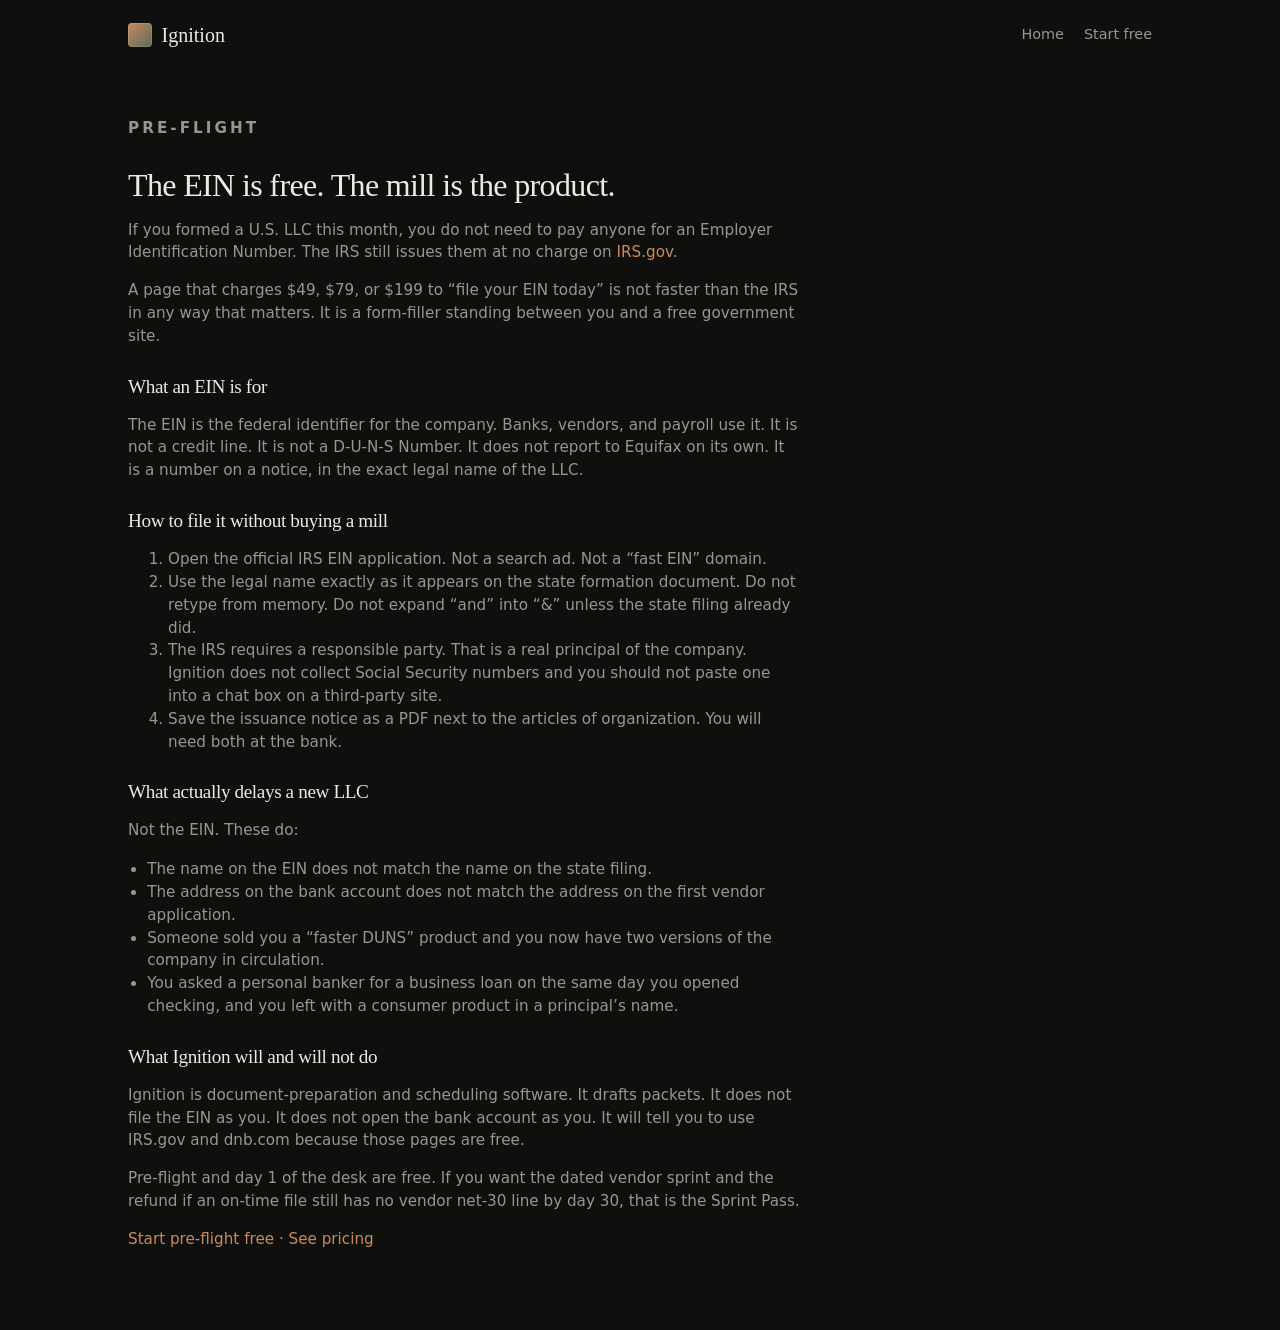
<file: ein-is-free.html>
<!DOCTYPE html>
<html lang="en">
<head>
  <meta charset="utf-8">
  <meta name="viewport" content="width=device-width, initial-scale=1">
  <title>The EIN is free. The mill is the product. · Ignition</title>
  <meta name="description" content="A new U.S. LLC gets an EIN at no charge on IRS.gov. Paid EIN mills sell you a printout of a free form. Here is the official path, and what actually delays a new company.">
  <link rel="stylesheet" href="css/ignition.css">
  <link rel="canonical" href="https://ignitiondesk.biz/ein-is-free.html">
</head>
<body>
  <div class="wrap">
    <header class="nav">
      <a class="brand" href="index.html"><span class="mark"></span> Ignition</a>
      <nav class="nav-links">
        <a href="index.html">Home</a>
        <a href="setup.html">Start free</a>
      </nav>
    </header>
    <article class="legal">
      <p class="eyebrow">Pre-flight</p>
      <h1>The EIN is free. The mill is the product.</h1>
      <p>If you formed a U.S. LLC this month, you do not need to pay anyone for an Employer Identification Number. The IRS still issues them at no charge on <a href="https://www.irs.gov/businesses/small-businesses-self-employed/apply-for-an-employer-identification-number-ein-online">IRS.gov</a>.</p>
      <p>A page that charges $49, $79, or $199 to “file your EIN today” is not faster than the IRS in any way that matters. It is a form-filler standing between you and a free government site.</p>

      <h2>What an EIN is for</h2>
      <p>The EIN is the federal identifier for the company. Banks, vendors, and payroll use it. It is not a credit line. It is not a D-U-N-S Number. It does not report to Equifax on its own. It is a number on a notice, in the exact legal name of the LLC.</p>

      <h2>How to file it without buying a mill</h2>
      <ol>
        <li>Open the official IRS EIN application. Not a search ad. Not a “fast EIN” domain.</li>
        <li>Use the legal name exactly as it appears on the state formation document. Do not retype from memory. Do not expand “and” into “&amp;” unless the state filing already did.</li>
        <li>The IRS requires a responsible party. That is a real principal of the company. Ignition does not collect Social Security numbers and you should not paste one into a chat box on a third-party site.</li>
        <li>Save the issuance notice as a PDF next to the articles of organization. You will need both at the bank.</li>
      </ol>

      <h2>What actually delays a new LLC</h2>
      <p>Not the EIN. These do:</p>
      <ul>
        <li>The name on the EIN does not match the name on the state filing.</li>
        <li>The address on the bank account does not match the address on the first vendor application.</li>
        <li>Someone sold you a “faster DUNS” product and you now have two versions of the company in circulation.</li>
        <li>You asked a personal banker for a business loan on the same day you opened checking, and you left with a consumer product in a principal’s name.</li>
      </ul>

      <h2>What Ignition will and will not do</h2>
      <p>Ignition is document-preparation and scheduling software. It drafts packets. It does not file the EIN as you. It does not open the bank account as you. It will tell you to use IRS.gov and dnb.com because those pages are free.</p>
      <p>Pre-flight and day 1 of the desk are free. If you want the dated vendor sprint and the refund if an on-time file still has no vendor net-30 line by day 30, that is the Sprint Pass.</p>
      <p><a href="setup.html">Start pre-flight free</a> · <a href="index.html#pricing">See pricing</a></p>
    </article>
  </div>
</body>
</html>
</file>
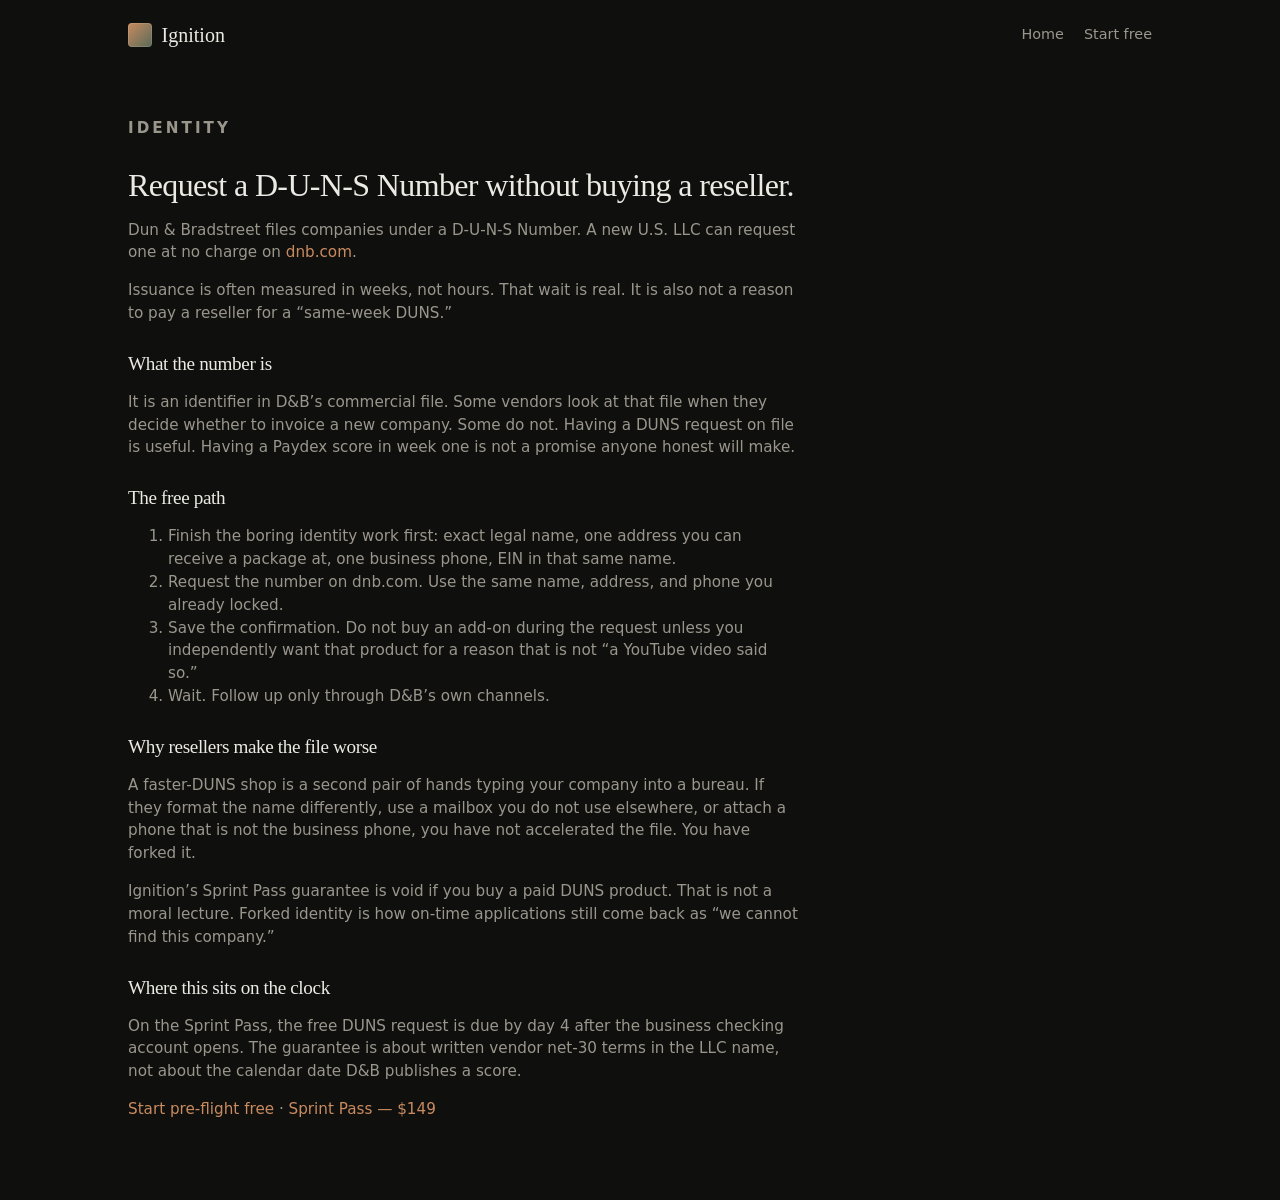
<file: free-duns-number.html>
<!DOCTYPE html>
<html lang="en">
<head>
  <meta charset="utf-8">
  <meta name="viewport" content="width=device-width, initial-scale=1">
  <title>Request a D-U-N-S Number without buying a reseller · Ignition</title>
  <meta name="description" content="A D-U-N-S Number is requested free at dnb.com. Paid faster-DUNS shops sell speed and often leave you with a messier file. Here is the official path for a new LLC.">
  <link rel="stylesheet" href="css/ignition.css">
  <link rel="canonical" href="https://ignitiondesk.biz/free-duns-number.html">
</head>
<body>
  <div class="wrap">
    <header class="nav">
      <a class="brand" href="index.html"><span class="mark"></span> Ignition</a>
      <nav class="nav-links">
        <a href="index.html">Home</a>
        <a href="setup.html">Start free</a>
      </nav>
    </header>
    <article class="legal">
      <p class="eyebrow">Identity</p>
      <h1>Request a D-U-N-S Number without buying a reseller.</h1>
      <p>Dun &amp; Bradstreet files companies under a D-U-N-S Number. A new U.S. LLC can request one at no charge on <a href="https://www.dnb.com">dnb.com</a>.</p>
      <p>Issuance is often measured in weeks, not hours. That wait is real. It is also not a reason to pay a reseller for a “same-week DUNS.”</p>

      <h2>What the number is</h2>
      <p>It is an identifier in D&amp;B’s commercial file. Some vendors look at that file when they decide whether to invoice a new company. Some do not. Having a DUNS request on file is useful. Having a Paydex score in week one is not a promise anyone honest will make.</p>

      <h2>The free path</h2>
      <ol>
        <li>Finish the boring identity work first: exact legal name, one address you can receive a package at, one business phone, EIN in that same name.</li>
        <li>Request the number on dnb.com. Use the same name, address, and phone you already locked.</li>
        <li>Save the confirmation. Do not buy an add-on during the request unless you independently want that product for a reason that is not “a YouTube video said so.”</li>
        <li>Wait. Follow up only through D&amp;B’s own channels.</li>
      </ol>

      <h2>Why resellers make the file worse</h2>
      <p>A faster-DUNS shop is a second pair of hands typing your company into a bureau. If they format the name differently, use a mailbox you do not use elsewhere, or attach a phone that is not the business phone, you have not accelerated the file. You have forked it.</p>
      <p>Ignition’s Sprint Pass guarantee is void if you buy a paid DUNS product. That is not a moral lecture. Forked identity is how on-time applications still come back as “we cannot find this company.”</p>

      <h2>Where this sits on the clock</h2>
      <p>On the Sprint Pass, the free DUNS request is due by day 4 after the business checking account opens. The guarantee is about written vendor net-30 terms in the LLC name, not about the calendar date D&amp;B publishes a score.</p>
      <p><a href="setup.html">Start pre-flight free</a> · <a href="index.html#pricing">Sprint Pass — $149</a></p>
    </article>
  </div>
</body>
</html>
</file>
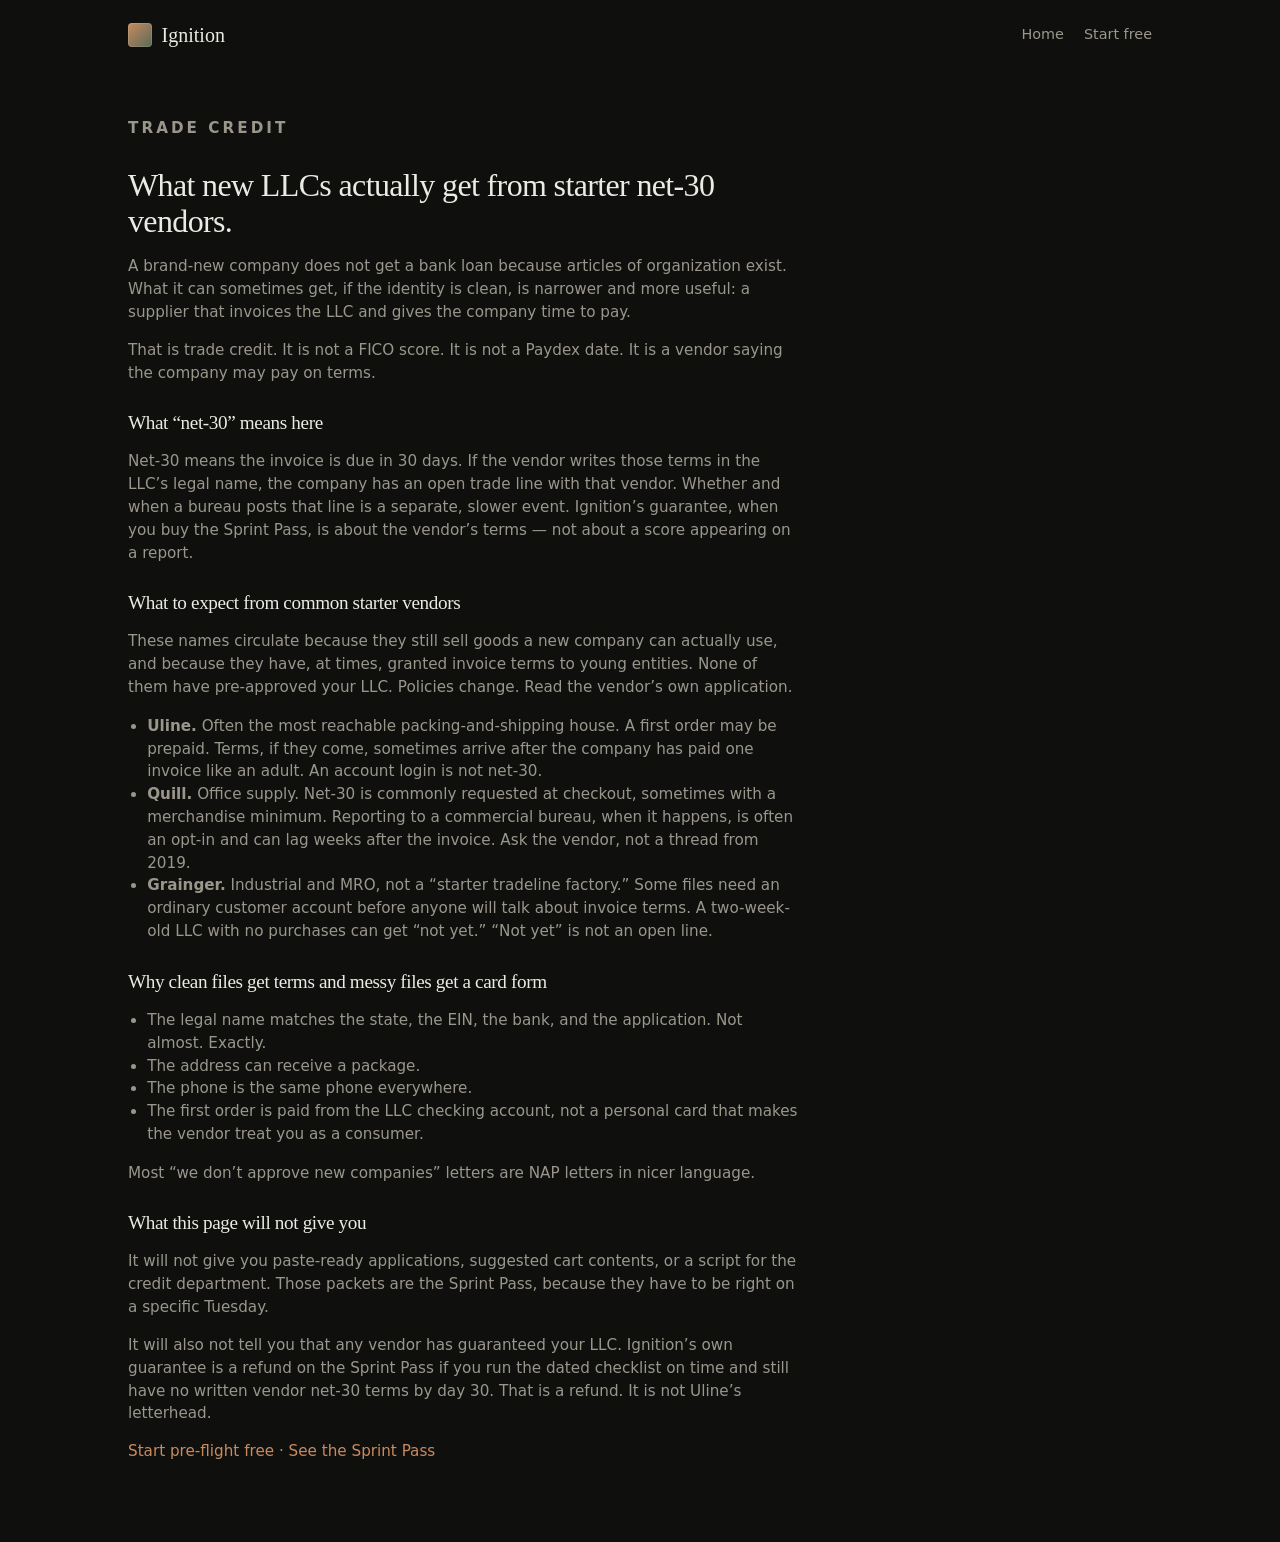
<file: starter-net30-vendors.html>
<!DOCTYPE html>
<html lang="en">
<head>
  <meta charset="utf-8">
  <meta name="viewport" content="width=device-width, initial-scale=1">
  <title>What new LLCs actually get from starter net-30 vendors · Ignition</title>
  <meta name="description" content="Honest notes on starter trade accounts for a brand-new U.S. LLC: terms are not the same as a bureau posting, the first order may be prepaid, and nobody can pre-approve you from a landing page.">
  <link rel="stylesheet" href="css/ignition.css">
  <link rel="canonical" href="https://ignitiondesk.biz/starter-net30-vendors.html">
</head>
<body>
  <div class="wrap">
    <header class="nav">
      <a class="brand" href="index.html"><span class="mark"></span> Ignition</a>
      <nav class="nav-links">
        <a href="index.html">Home</a>
        <a href="setup.html">Start free</a>
      </nav>
    </header>
    <article class="legal">
      <p class="eyebrow">Trade credit</p>
      <h1>What new LLCs actually get from starter net-30 vendors.</h1>
      <p>A brand-new company does not get a bank loan because articles of organization exist. What it can sometimes get, if the identity is clean, is narrower and more useful: a supplier that invoices the LLC and gives the company time to pay.</p>
      <p>That is trade credit. It is not a FICO score. It is not a Paydex date. It is a vendor saying the company may pay on terms.</p>

      <h2>What “net-30” means here</h2>
      <p>Net-30 means the invoice is due in 30 days. If the vendor writes those terms in the LLC’s legal name, the company has an open trade line with that vendor. Whether and when a bureau posts that line is a separate, slower event. Ignition’s guarantee, when you buy the Sprint Pass, is about the vendor’s terms — not about a score appearing on a report.</p>

      <h2>What to expect from common starter vendors</h2>
      <p>These names circulate because they still sell goods a new company can actually use, and because they have, at times, granted invoice terms to young entities. None of them have pre-approved your LLC. Policies change. Read the vendor’s own application.</p>
      <ul>
        <li><strong>Uline.</strong> Often the most reachable packing-and-shipping house. A first order may be prepaid. Terms, if they come, sometimes arrive after the company has paid one invoice like an adult. An account login is not net-30.</li>
        <li><strong>Quill.</strong> Office supply. Net-30 is commonly requested at checkout, sometimes with a merchandise minimum. Reporting to a commercial bureau, when it happens, is often an opt-in and can lag weeks after the invoice. Ask the vendor, not a thread from 2019.</li>
        <li><strong>Grainger.</strong> Industrial and MRO, not a “starter tradeline factory.” Some files need an ordinary customer account before anyone will talk about invoice terms. A two-week-old LLC with no purchases can get “not yet.” “Not yet” is not an open line.</li>
      </ul>

      <h2>Why clean files get terms and messy files get a card form</h2>
      <ul>
        <li>The legal name matches the state, the EIN, the bank, and the application. Not almost. Exactly.</li>
        <li>The address can receive a package.</li>
        <li>The phone is the same phone everywhere.</li>
        <li>The first order is paid from the LLC checking account, not a personal card that makes the vendor treat you as a consumer.</li>
      </ul>
      <p>Most “we don’t approve new companies” letters are NAP letters in nicer language.</p>

      <h2>What this page will not give you</h2>
      <p>It will not give you paste-ready applications, suggested cart contents, or a script for the credit department. Those packets are the Sprint Pass, because they have to be right on a specific Tuesday.</p>
      <p>It will also not tell you that any vendor has guaranteed your LLC. Ignition’s own guarantee is a refund on the Sprint Pass if you run the dated checklist on time and still have no written vendor net-30 terms by day 30. That is a refund. It is not Uline’s letterhead.</p>
      <p><a href="setup.html">Start pre-flight free</a> · <a href="index.html#pricing">See the Sprint Pass</a></p>
    </article>
  </div>
</body>
</html>
</file>
<file: css/ignition.css>
:root {
  --bg: #0f100e;
  --fg: #eceae4;
  --muted: #9a968c;
  --card: #181914;
  --border: #2a2b26;
  --sage: #c98a5f;
  --amber: #c4a574;
  --ink: #0f100e;
  --paper: #eceae4;
  --danger: #c47878;
  --win: #7fa87c;      /* completed steps — the only green in the palette */
  --font: "Segoe UI", system-ui, -apple-system, sans-serif;
  --display: "Georgia", "Times New Roman", serif;
  --mono: "SF Mono", "Consolas", ui-monospace, monospace;
  --shadow: 0 0 0 1px var(--border);
  --radius: 12px;
  --max: 64rem;
}

*, *::before, *::after { box-sizing: border-box; }
html { scroll-behavior: smooth; }
body {
  margin: 0;
  min-height: 100dvh;
  background: var(--bg);
  color: var(--fg);
  font-family: var(--font);
  font-size: 16px;
  line-height: 1.5;
  -webkit-font-smoothing: antialiased;
}
a { color: var(--sage); text-decoration: none; }
a:hover { text-decoration: underline; }
img { max-width: 100%; }
h1, h2, h3, .display {
  font-family: var(--display);
  font-weight: 500;
  letter-spacing: -0.02em;
  line-height: 1.15;
}
.mono { font-family: var(--mono); }
.muted { color: var(--muted); }
.sage { color: var(--sage); }
.amber { color: var(--amber); }

.wrap {
  width: min(100% - 2.5rem, var(--max));
  margin-inline: auto;
}

/* Nav */
.nav {
  display: flex;
  align-items: center;
  justify-content: space-between;
  padding: 1.25rem 0;
  gap: 1rem;
}
.brand {
  display: flex;
  align-items: center;
  gap: 0.6rem;
  color: var(--fg);
  text-decoration: none;
  font-family: var(--display);
  font-size: 1.25rem;
}
.brand:hover { text-decoration: none; }
.mark {
  width: 1.5rem;
  height: 1.5rem;
  border-radius: 4px;
  background: linear-gradient(135deg, var(--sage), #5a6b58);
  box-shadow: inset 0 0 0 1px rgb(255 255 255 / 0.12);
}
.nav-links {
  display: flex;
  align-items: center;
  gap: 0.35rem 1.25rem;
  flex-wrap: wrap;
  font-size: 0.9rem;
}
.nav-links a { color: var(--muted); text-decoration: none; }
.nav-links a:hover { color: var(--fg); }

/* Buttons */
.btn {
  display: inline-flex;
  align-items: center;
  justify-content: center;
  gap: 0.4rem;
  border: 1px solid transparent;
  border-radius: 8px;
  padding: 0.65rem 1.1rem;
  font: inherit;
  font-size: 0.95rem;
  cursor: pointer;
  text-decoration: none;
  transition: background 0.15s, border-color 0.15s, color 0.15s;
}
.btn:hover { text-decoration: none; }
.btn-primary {
  background: var(--fg);
  color: var(--bg);
}
.btn-primary:hover { background: #fff; color: var(--bg); }
.btn-outline {
  background: transparent;
  border-color: var(--border);
  color: var(--fg);
}
.btn-outline:hover { border-color: var(--muted); }
.btn-ghost {
  background: transparent;
  color: var(--muted);
}
.btn-ghost:hover { color: var(--fg); }
.btn-sage {
  background: rgb(138 154 136 / 0.15);
  color: var(--sage);
  border-color: rgb(138 154 136 / 0.35);
}
.btn-sm { padding: 0.4rem 0.75rem; font-size: 0.85rem; }
.btn:disabled { opacity: 0.5; cursor: not-allowed; }

/* Hero */
.hero { padding: 2rem 0 3.5rem; }
.eyebrow {
  font-size: 0.7rem;
  font-weight: 600;
  letter-spacing: 0.2em;
  text-transform: uppercase;
  color: var(--muted);
  margin-bottom: 1rem;
}
.hero h1 {
  font-size: clamp(2.25rem, 5vw, 3.5rem);
  max-width: 18ch;
  margin: 0 0 1.25rem;
}
.hero .lede {
  max-width: 36rem;
  color: var(--muted);
  font-size: 1.05rem;
  margin: 0 0 1.75rem;
}
.hero-cta { display: flex; flex-wrap: wrap; gap: 0.75rem; }

/* Cards / panels */
.panel {
  background: var(--card);
  border-radius: var(--radius);
  box-shadow: var(--shadow);
  padding: 1.25rem 1.35rem;
}
.grid-3 {
  display: grid;
  gap: 1rem;
  grid-template-columns: repeat(auto-fit, minmax(15rem, 1fr));
}
.grid-2 {
  display: grid;
  gap: 1.25rem;
  grid-template-columns: repeat(auto-fit, minmax(18rem, 1fr));
}

/* Pricing */
.price-card {
  display: flex;
  flex-direction: column;
  gap: 0.75rem;
  padding: 1.5rem;
  background: var(--card);
  border-radius: var(--radius);
  box-shadow: var(--shadow);
}
.price-card.featured {
  box-shadow: 0 0 0 1px var(--sage);
}
.price-card h3 { margin: 0; font-size: 1.35rem; }
.price-amount {
  font-family: var(--display);
  font-size: 2.25rem;
  margin: 0.25rem 0;
}
.price-amount span { font-size: 1rem; color: var(--muted); }
.price-card ul {
  margin: 0.5rem 0 1rem;
  padding: 0;
  list-style: none;
  flex: 1;
}
.price-card li {
  padding: 0.35rem 0;
  color: var(--muted);
  font-size: 0.9rem;
  border-bottom: 1px solid rgb(42 43 38 / 0.6);
}
.price-card li::before {
  content: "→ ";
  color: var(--sage);
}

/* Forms */
label {
  display: block;
  font-size: 0.8rem;
  color: var(--muted);
  margin-bottom: 0.3rem;
}
input, select, textarea {
  width: 100%;
  background: var(--bg);
  border: 1px solid var(--border);
  border-radius: 8px;
  color: var(--fg);
  padding: 0.6rem 0.75rem;
  font: inherit;
  margin-bottom: 0.85rem;
}
input:focus, select:focus, textarea:focus {
  outline: 2px solid rgb(138 154 136 / 0.45);
  outline-offset: 1px;
}
.field-row {
  display: grid;
  gap: 0.75rem;
  grid-template-columns: 1fr 1fr;
}
@media (max-width: 560px) {
  .field-row { grid-template-columns: 1fr; }
}
.check {
  display: flex;
  gap: 0.6rem;
  align-items: flex-start;
  font-size: 0.9rem;
  color: var(--muted);
  margin: 0.5rem 0 1rem;
}
.check input { width: auto; margin: 0.2rem 0 0; }

/* Progress */
.progress-track {
  height: 8px;
  background: var(--border);
  border-radius: 99px;
  overflow: hidden;
}
.progress-fill {
  height: 100%;
  background: linear-gradient(90deg, var(--sage), #a8b8a6);
  border-radius: 99px;
  transition: width 0.4s ease;
}
.phases {
  display: flex;
  flex-wrap: wrap;
  gap: 0.35rem;
  margin-top: 0.75rem;
}
.phase {
  font-size: 0.65rem;
  letter-spacing: 0.08em;
  text-transform: uppercase;
  padding: 0.25rem 0.5rem;
  border-radius: 4px;
  background: var(--border);
  color: var(--muted);
}
.phase.on { background: rgb(138 154 136 / 0.2); color: var(--sage); }

/* Live draft paper */
.stage {
  overflow: hidden;
  border-radius: var(--radius);
  background: #121310;
  box-shadow: var(--shadow);
}
.stage-bar {
  display: flex;
  justify-content: space-between;
  gap: 1rem;
  padding: 0.65rem 1rem;
  border-bottom: 1px solid var(--border);
  font-size: 0.7rem;
  letter-spacing: 0.12em;
  text-transform: uppercase;
  color: var(--muted);
}
.paper {
  background: var(--paper);
  color: var(--ink);
  min-height: 16rem;
  max-height: 22rem;
  overflow: auto;
  padding: 1.25rem 1.5rem;
  font-family: var(--mono);
  font-size: 0.75rem;
  line-height: 1.55;
  white-space: pre-wrap;
}
.caret {
  display: inline-block;
  width: 0.5ch;
  height: 0.9em;
  background: var(--ink);
  vertical-align: text-bottom;
  animation: blink 1s step-end infinite;
}
@keyframes blink { 50% { opacity: 0; } }

/* Hermes chips */
.chip-group { margin-bottom: 1rem; }
.chip-label {
  font-size: 0.65rem;
  letter-spacing: 0.16em;
  text-transform: uppercase;
  color: var(--muted);
  margin-bottom: 0.45rem;
}
.chips { display: flex; flex-wrap: wrap; gap: 0.4rem; }
.chip {
  border: 1px solid var(--border);
  background: transparent;
  color: var(--fg);
  border-radius: 99px;
  padding: 0.35rem 0.7rem;
  font: inherit;
  font-size: 0.8rem;
  cursor: pointer;
}
.chip:hover { border-color: var(--sage); color: var(--sage); }

.log {
  max-height: 20rem;
  overflow: auto;
  display: flex;
  flex-direction: column;
  gap: 1rem;
}
.log .who {
  font-size: 0.65rem;
  letter-spacing: 0.12em;
  text-transform: uppercase;
  color: var(--muted);
  margin-bottom: 0.2rem;
}
.log .msg {
  font-size: 0.9rem;
  white-space: pre-wrap;
  line-height: 1.5;
}

/* Footer */
.footer {
  margin-top: 4rem;
  padding: 2rem 0 3rem;
  border-top: 1px solid var(--border);
  color: var(--muted);
  font-size: 0.85rem;
}
.footer-row {
  display: flex;
  flex-wrap: wrap;
  gap: 1rem 2rem;
  justify-content: space-between;
}
.footer a { color: var(--muted); }
.footer a:hover { color: var(--fg); }

.section { padding: 2.5rem 0; }
.section h2 {
  font-size: clamp(1.6rem, 3vw, 2rem);
  margin: 0 0 0.75rem;
}
.section .sub {
  color: var(--muted);
  max-width: 36rem;
  margin: 0 0 1.5rem;
}

.badge {
  display: inline-block;
  font-size: 0.7rem;
  letter-spacing: 0.08em;
  text-transform: uppercase;
  padding: 0.2rem 0.5rem;
  border-radius: 4px;
  background: rgb(196 165 116 / 0.15);
  color: var(--amber);
}

.toast {
  position: fixed;
  bottom: 1.25rem;
  right: 1.25rem;
  background: var(--fg);
  color: var(--bg);
  padding: 0.75rem 1rem;
  border-radius: 8px;
  font-size: 0.9rem;
  max-width: 20rem;
  z-index: 50;
  animation: rise 0.25s ease;
}
@keyframes rise {
  from { transform: translateY(8px); opacity: 0; }
  to { transform: translateY(0); opacity: 1; }
}

.legal {
  max-width: 42rem;
  padding: 2rem 0 4rem;
}
.legal h1 { font-size: 2rem; margin-bottom: 0.5rem; }
.legal h2 { font-size: 1.2rem; margin-top: 1.75rem; }
.legal p, .legal li { color: var(--muted); font-size: 0.95rem; }
.legal ul { padding-left: 1.2rem; }

.plan-table {
  width: 100%;
  border-collapse: collapse;
  font-size: 0.9rem;
  margin: 1rem 0;
}
.plan-table th, .plan-table td {
  text-align: left;
  padding: 0.6rem 0.75rem;
  border-bottom: 1px solid var(--border);
}
.plan-table th { color: var(--muted); font-weight: 500; }

.hidden { display: none !important; }

/* ---------- Celebrations: fireworks + shooting star ---------- */
.burst { position: fixed; z-index: 999; pointer-events: none; }
.spark {
  position: absolute; width: 7px; height: 7px; border-radius: 50%;
  animation: spark-fly 950ms cubic-bezier(0.1, 0.8, 0.3, 1) forwards;
}
@keyframes spark-fly {
  70% { opacity: 1; }
  100% { transform: translate(var(--dx), var(--dy)); opacity: 0; }
}
.star {
  position: fixed; z-index: 999; pointer-events: none;
  width: 110px; height: 2px; border-radius: 2px;
  background: linear-gradient(90deg, transparent, var(--paper));
  transform: rotate(24deg);
  animation: star-shoot 800ms ease-in forwards;
}
@keyframes star-shoot {
  60% { opacity: 1; }
  100% { transform: rotate(24deg) translateX(-45vw); opacity: 0; }
}
@media (prefers-reduced-motion: reduce) {
  .spark, .star { animation: none; display: none; }
}

/* ---------- Support widget ---------- */
.support-fab {
  position: fixed; right: 1rem; bottom: 1rem; z-index: 90;
  border: 1px solid var(--border); border-radius: 99px;
  background: var(--card); color: var(--fg);
  padding: 0.55rem 1rem; font: inherit; font-size: 0.9rem;
  cursor: pointer; box-shadow: 0 4px 18px rgba(0, 0, 0, 0.35);
}
.support-fab:hover { border-color: var(--sage); }
.support-panel {
  position: fixed; right: 1rem; bottom: 3.6rem; z-index: 90;
  width: min(22rem, calc(100vw - 2rem));
  padding: 1rem; box-shadow: 0 8px 30px rgba(0, 0, 0, 0.45);
}
.support-log { max-height: 16rem; margin-bottom: 0.6rem; }
.support-chips { display: flex; flex-wrap: wrap; gap: 0.35rem; margin-bottom: 0.6rem; }
.support-chips .chip { font-size: 0.75rem; }
.support-form { display: flex; gap: 0.4rem; }
.support-form input { flex: 1; min-width: 0; margin: 0; }
.sr-only {
  position: absolute; width: 1px; height: 1px; overflow: hidden;
  clip: rect(0 0 0 0); white-space: nowrap;
}
</file>
